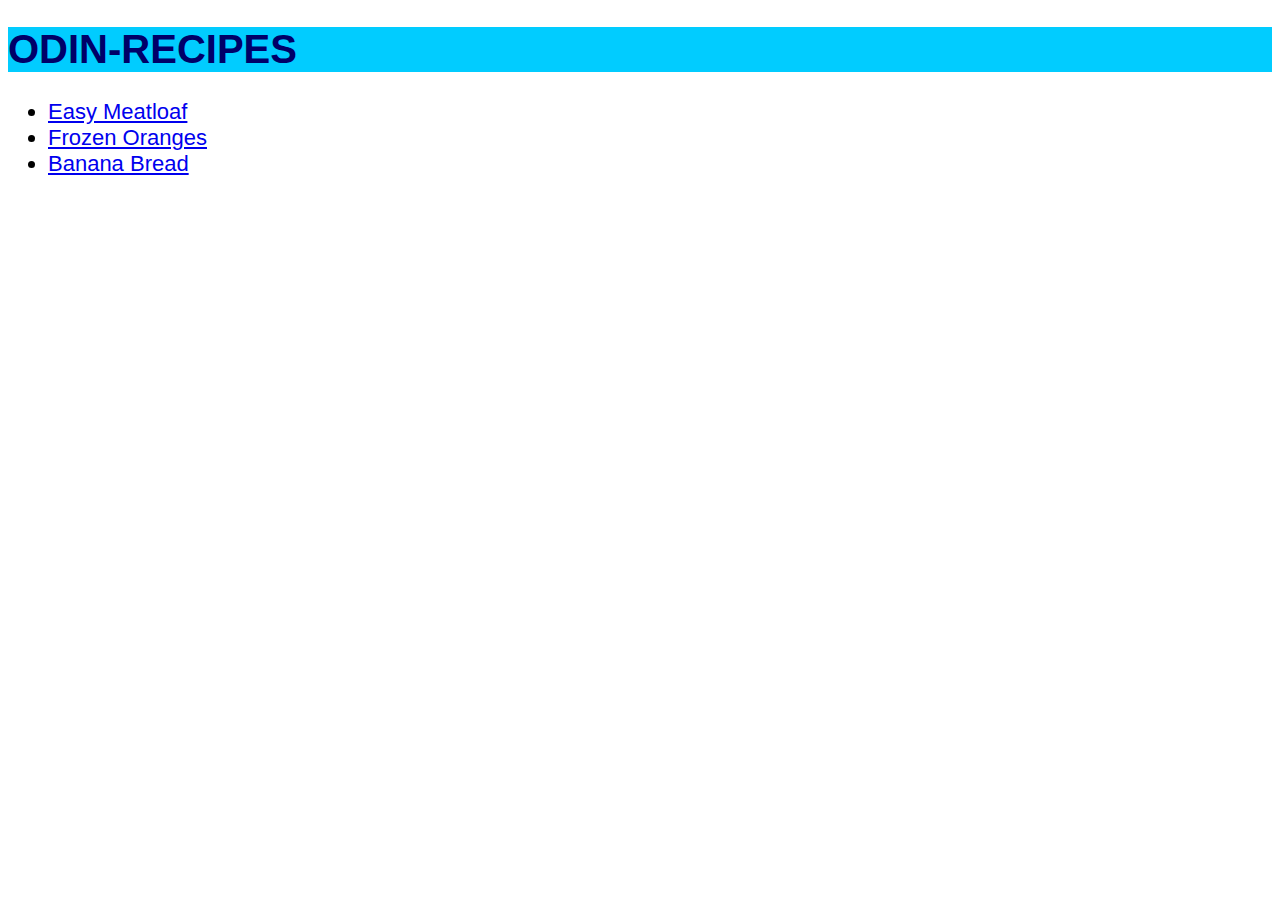
<file: index.html>
<!DOCTYPE html>
    <html>
        <head>
            <meta charset="UTF-8">
            <title>odin-recipes</title>
            <link rel="stylesheet" href="style.css">
        </head>
        <body>
            <h1>ODIN-RECIPES</h1>
            <ul>
                <li><a href="./recipes/easymeatloaf.html">Easy Meatloaf</a></li>
                <li><a href="./recipes/frozenoranges.html">Frozen Oranges</a></li>
                <li><a href="./recipes/bananabread.html">Banana Bread</a></li>
            </ul>
        </body>
    </html>
</file>
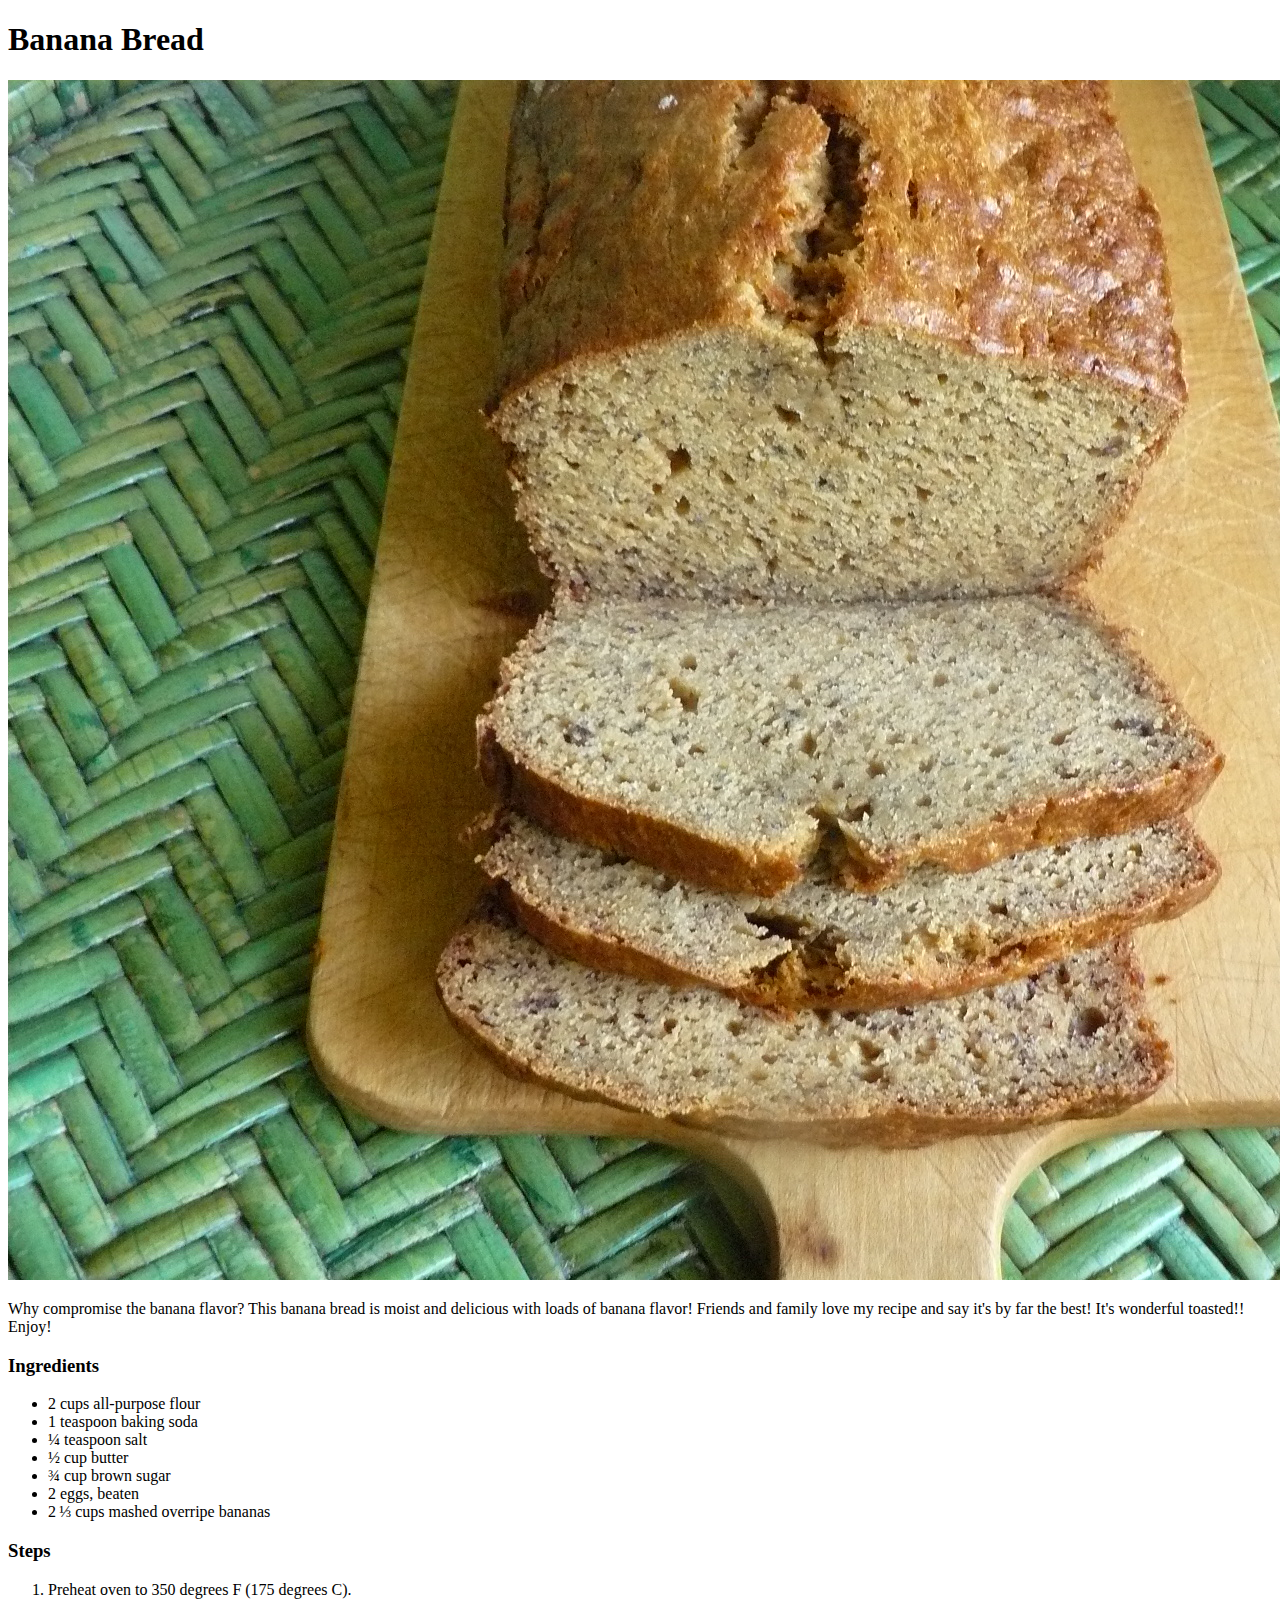
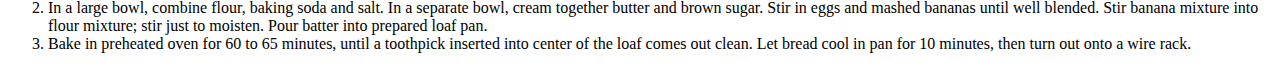
<file: recipes/bananabread.html>
<!DOCTYPE html>
<html>
    <head>
        <meta charset="UTF-8">
        <title>banana-bread</title>
    </head>
    <body>
        <h1>Banana Bread</h1>
        <img src="../img/bananabread.jpeg" alt="banana-bread">
        <p>Why compromise the banana flavor? This banana bread is moist and delicious with loads of banana flavor! Friends and family love my recipe and say it's by far the best! It's wonderful toasted!! Enjoy! </p>
        <h3>Ingredients</h3>
            <ul>
                <li>2 cups all-purpose flour </li>
                <li>1 teaspoon baking soda </li>
                <li>¼ teaspoon salt </li>
                <li>½ cup butter </li>
                <li>¾ cup brown sugar  </li>
                <li>2 eggs, beaten  </li>
                <li>2 ⅓ cups mashed overripe bananas </li>
            </ul>
        <h3>Steps</h3>
            <ol>
                <li>Preheat oven to 350 degrees F (175 degrees C).</li>
                <li>In a large bowl, combine flour, baking soda and salt. In a separate bowl, cream together butter and brown sugar. Stir in eggs and mashed bananas until well blended. Stir banana mixture into flour mixture; stir just to moisten. Pour batter into prepared loaf pan.</li>
                <li>Bake in preheated oven for 60 to 65 minutes, until a toothpick inserted into center of the loaf comes out clean. Let bread cool in pan for 10 minutes, then turn out onto a wire rack.</li>
            </ol>
    </body>
</html>
</file>
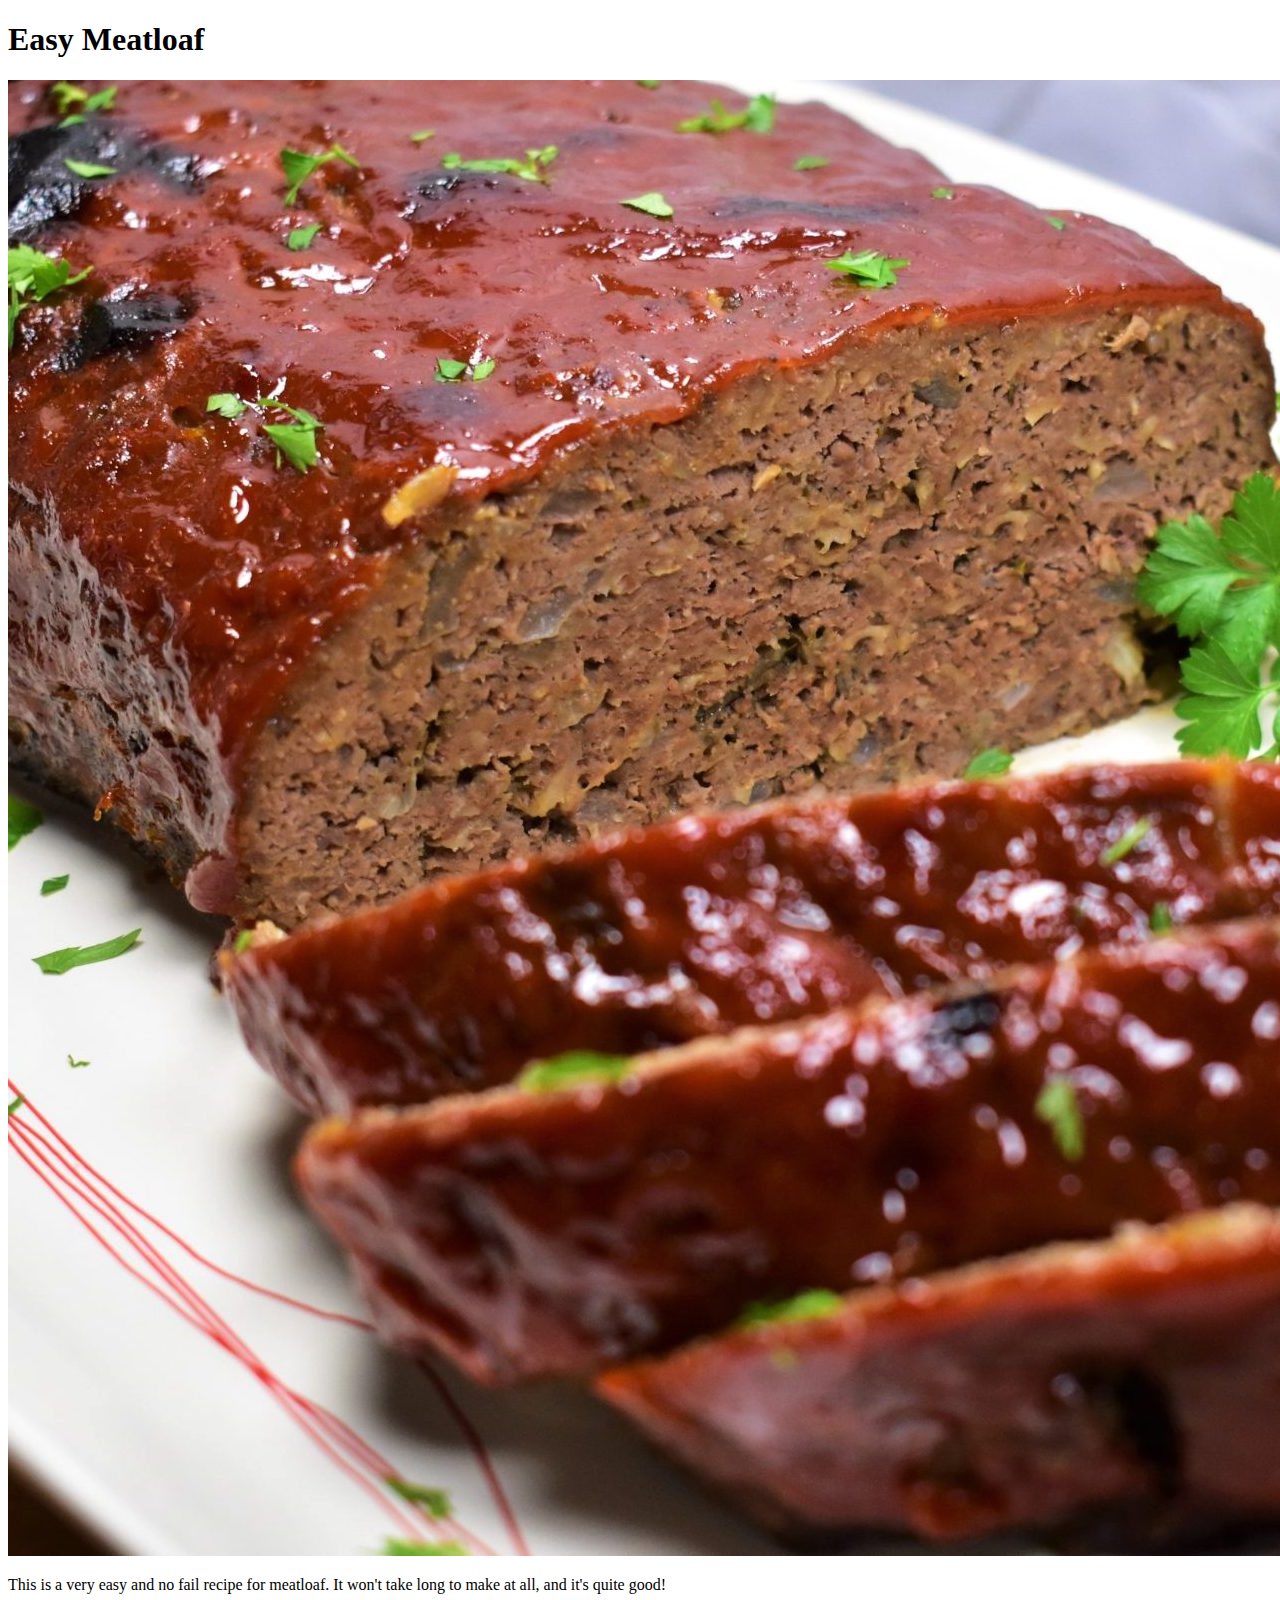
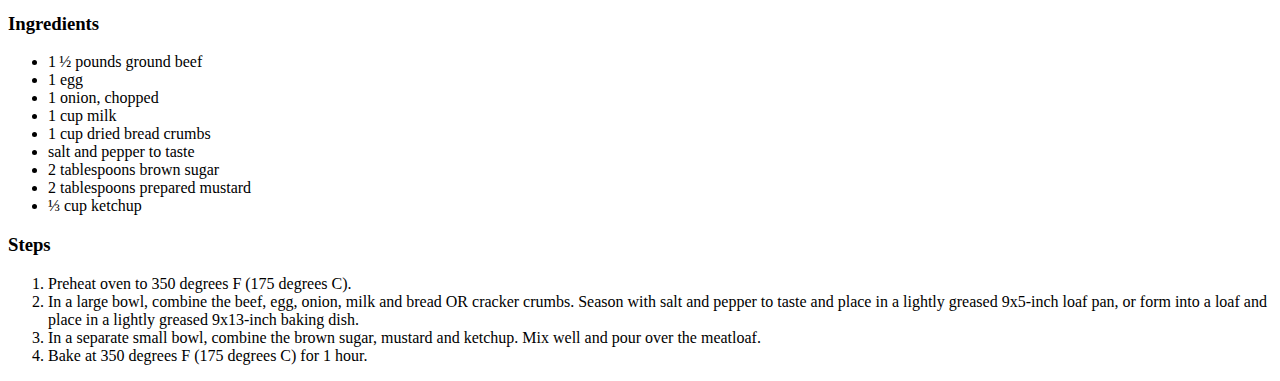
<file: recipes/easymeatloaf.html>
<!DOCTYPE html>
<html>
    <head>
                <meta charset="UTF-8">
        <title>easy-meatloaf</title>
    </head>
    <body>
        <h1>Easy Meatloaf</h1>
        <img src="../img/meatloaf.jpeg" alt="easy_meatloaf">
        <p>This is a very easy and no fail recipe for meatloaf. It won't take long to make at all, and it's quite good!</p>
        <h3>Ingredients</h3>
            <ul>
                <li>1 ½ pounds ground beef </li>
                <li>1 egg </li>
                <li>1 onion, chopped </li>
                <li>1 cup milk </li>
                <li>1 cup dried bread crumbs </li>
                <li>salt and pepper to taste </li>
                <li>2 tablespoons brown sugar </li>
                <li>2 tablespoons prepared mustard </li>
                <li>⅓ cup ketchup </li>
            </ul>
        <h3>Steps</h3>
            <ol>
                <li>Preheat oven to 350 degrees F (175 degrees C).</li>
                <li>In a large bowl, combine the beef, egg, onion, milk and bread OR cracker crumbs. Season with salt and pepper to taste and place in a lightly greased 9x5-inch loaf pan, or form into a loaf and place in a lightly greased 9x13-inch baking dish.</li>
                <li>In a separate small bowl, combine the brown sugar, mustard and ketchup. Mix well and pour over the meatloaf.</li>
                <li>Bake at 350 degrees F (175 degrees C) for 1 hour.</li>
            </ol>
    </body>
</html>
</file>
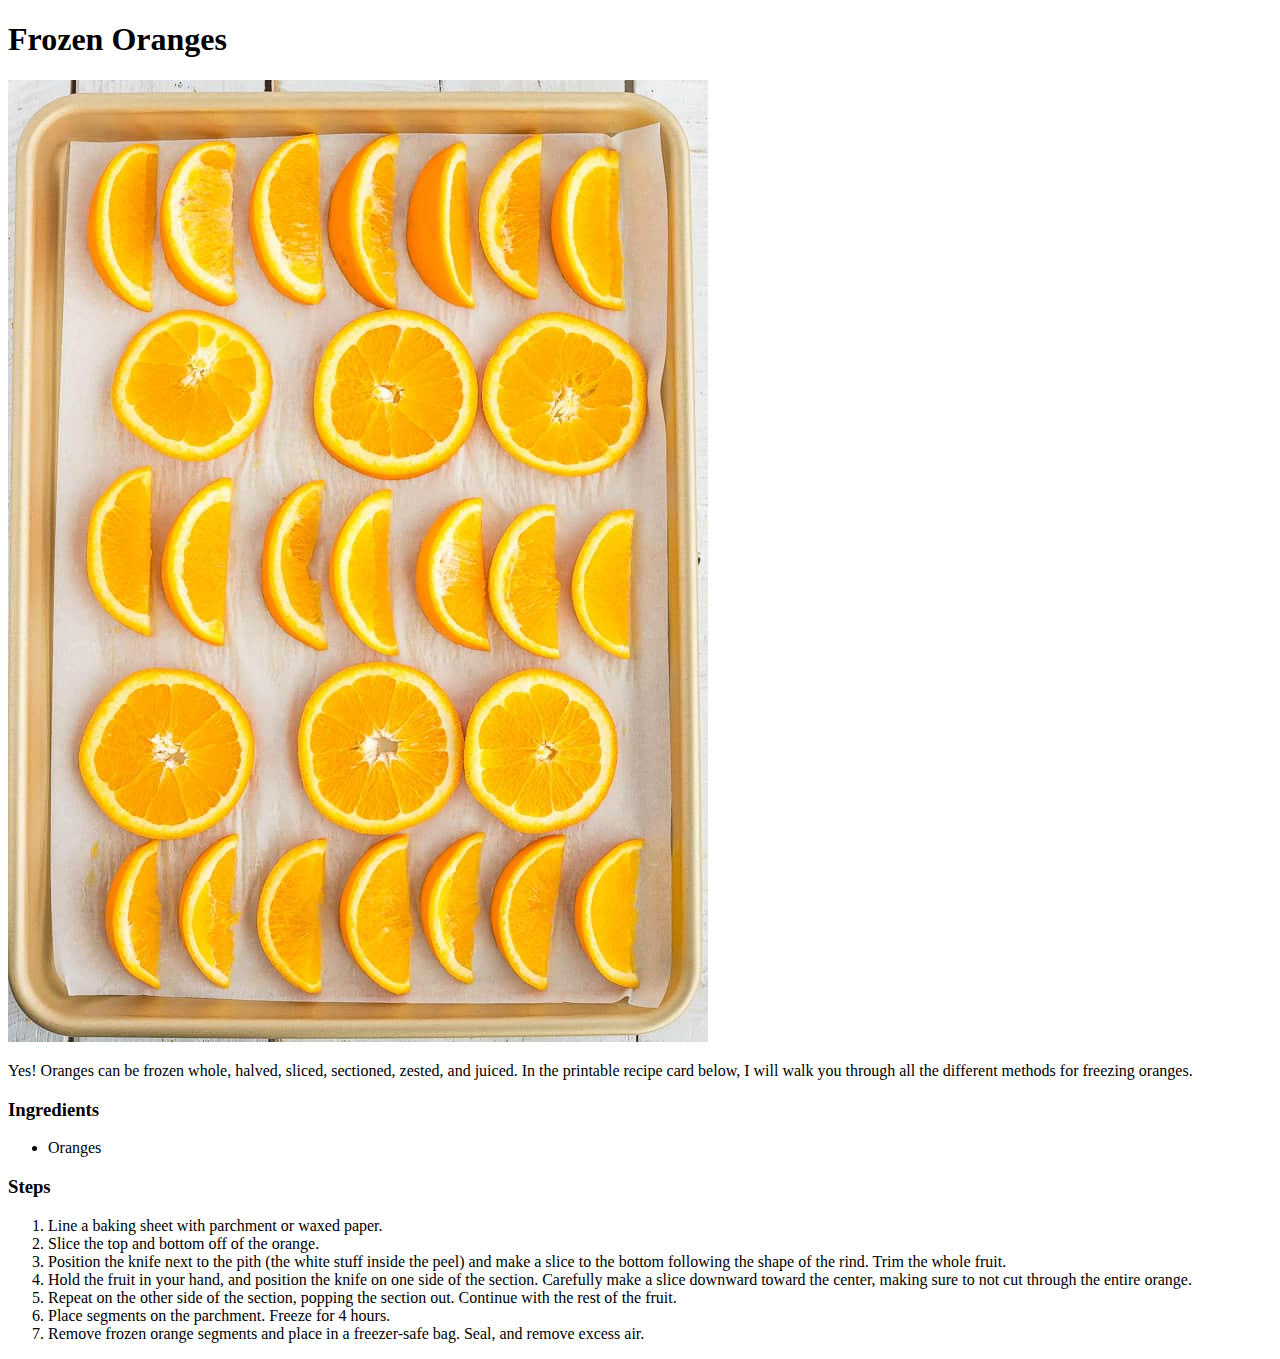
<file: recipes/frozenoranges.html>
<!DOCTYPE html>
<html>
    <head>
        <meta charset="UTF-8">
        <title>frozen-oranges</title>
    </head>
    <body>
        <h1>Frozen Oranges</h1>
        <img src="../img/Freezing-Oranges-1.jpg" alt="frozen-oranges">
        <p>Yes! Oranges can be frozen whole, halved, sliced, sectioned, zested, and juiced. In the printable recipe card below, I will walk you through all the different methods for freezing oranges.</p>
        <h3>Ingredients</h3>
            <ul>
                <li>Oranges</li>
            </ul>
        <h3>Steps</h3>
            <ol>
                <li>Line a baking sheet with parchment or waxed paper.</li>
                <li>Slice the top and bottom off of the orange.</li>
                <li>Position the knife next to the pith (the white stuff inside the peel) and make a slice to the bottom following the shape of the rind. Trim the whole fruit.</li>
                <li>Hold the fruit in your hand, and position the knife on one side of the section. Carefully make a slice downward toward the center, making sure to not cut through the entire orange.</li>
                <li>Repeat on the other side of the section, popping the section out. Continue with the rest of the fruit.</li>
                <li>Place segments on the parchment. Freeze for 4 hours.</li>
                <li>Remove frozen orange segments and place in a freezer-safe bag. Seal, and remove excess air.</li>
            </ol>
    </body>
</html>
</file>
<file: style.css>
h1 {
    font-family: Verdana, sans-serif;
    font-size: 40px;
    color: rgb(0, 0, 104);
    background-color: rgb(1, 204, 255);
}

li {
    font-family: cursive, sans-serif;
    font-size: 22px;
}
</file>
